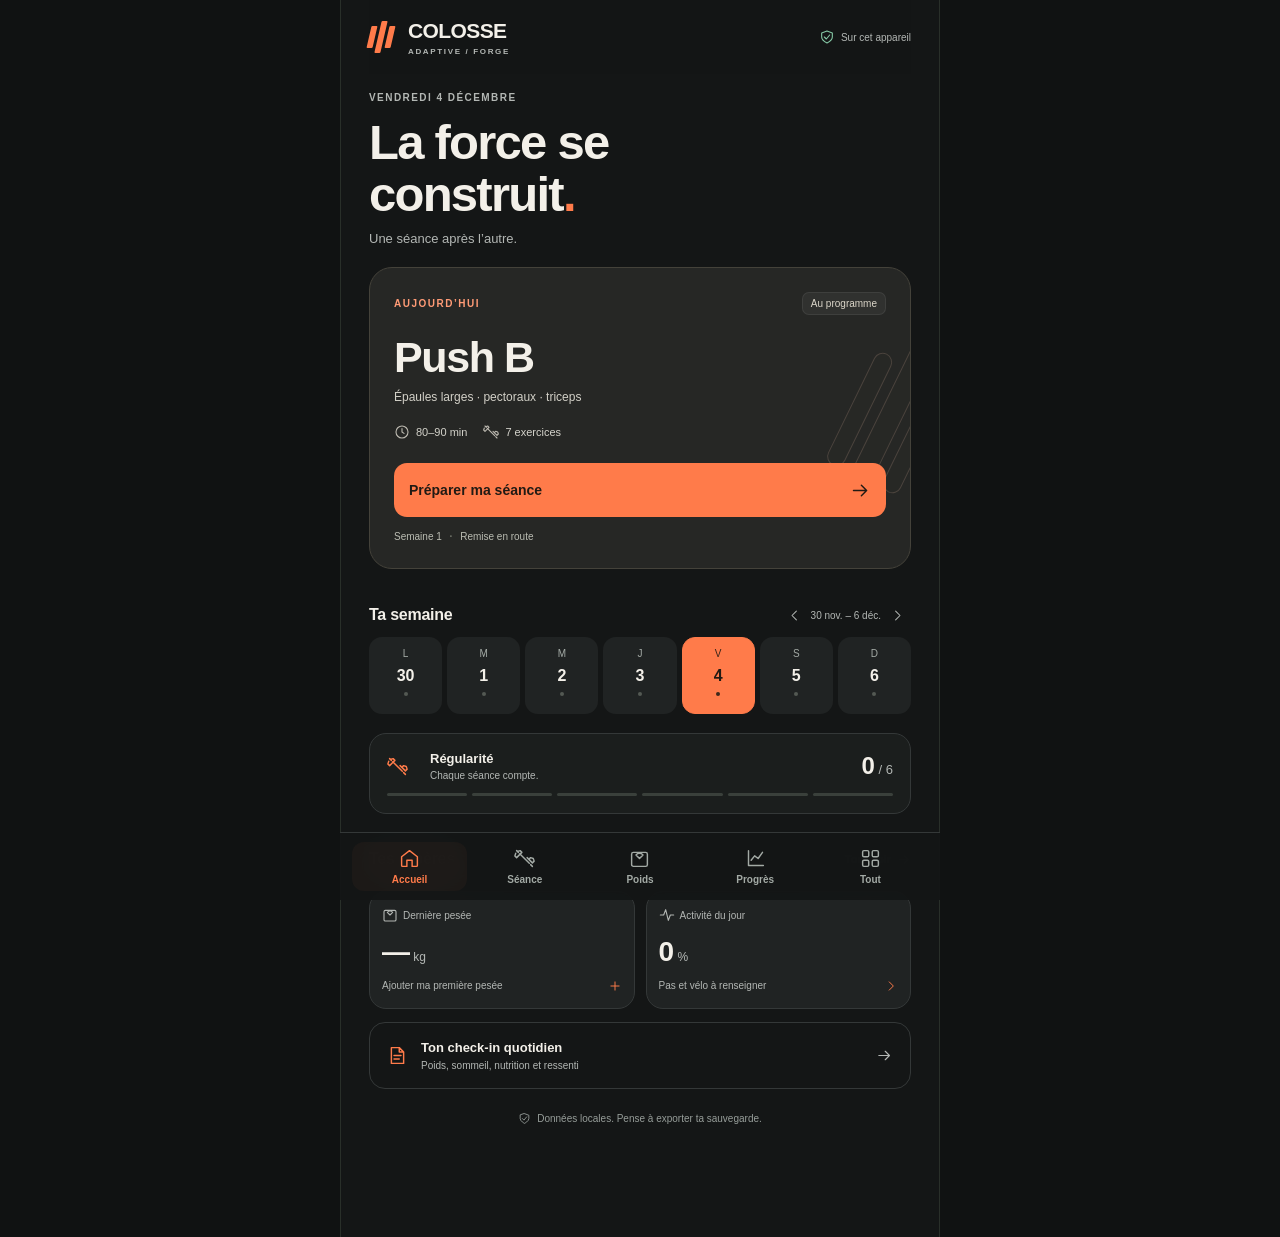
<file: index.html>
<!doctype html>
<html lang="fr">
<head>
  <meta charset="UTF-8" />
  <meta name="viewport" content="width=device-width, initial-scale=1, viewport-fit=cover" />
  <meta name="theme-color" content="#141616" />
  <meta name="color-scheme" content="dark" />
  <meta name="description" content="Colosse Adaptive — coach de musculation et pilotage du poids hors ligne." />
  <meta name="apple-mobile-web-app-capable" content="yes" />
  <meta name="apple-mobile-web-app-status-bar-style" content="black-translucent" />
  <meta name="apple-mobile-web-app-title" content="Colosse" />
  <link rel="manifest" href="./manifest.json" />
  <link rel="icon" href="./icon-192.png" />
  <link rel="apple-touch-icon" href="./icon-192.png" />
  <link rel="stylesheet" href="./styles.css" />
  <link rel="stylesheet" href="./forge.css" />
  <title>Colosse Adaptive</title>
</head>
<body>
  <div id="app"></div>
  <noscript>Colosse nécessite JavaScript.</noscript>
  <script type="module" src="./app.js"></script>
</body>
</html>
</file>
<file: styles.css>
:root {
  color-scheme: dark;
  --bg: #08080f;
  --panel: #11111a;
  --panel-2: #151521;
  --line: rgba(255,255,255,.14);
  --muted: rgba(255,255,255,.72);
  --faint: rgba(255,255,255,.50);
  --text: #f8fafc;
  --green: #10b981;
  --red: #ef4444;
  --amber: #f59e0b;
  --blue: #3b82f6;
  --radius: 18px;
  --mono: ui-monospace, SFMono-Regular, Menlo, Monaco, Consolas, monospace;
  --sans: Inter, ui-sans-serif, system-ui, -apple-system, BlinkMacSystemFont, "Segoe UI", sans-serif;
}

* { box-sizing: border-box; -webkit-tap-highlight-color: transparent; }
html { background: var(--bg); -webkit-text-size-adjust: 100%; text-size-adjust: 100%; }
body { margin: 0; min-height: 100vh; background: radial-gradient(circle at 50% -20%, #171728 0, var(--bg) 42%); color: var(--text); font-family: var(--sans); overscroll-behavior-y: contain; }
button, input, select, textarea { font: inherit; }
button, a { -webkit-touch-callout: none; }
button { color: inherit; }
a { color: inherit; }
input, select, textarea { color: var(--text); background: rgba(255,255,255,.065); border: 1px solid var(--line); border-radius: 10px; outline: none; }
input:focus, select:focus, textarea:focus { border-color: rgba(255,255,255,.28); box-shadow: 0 0 0 3px rgba(255,255,255,.04); }
select { appearance: none; background-image: linear-gradient(45deg, transparent 50%, rgba(255,255,255,.45) 50%), linear-gradient(135deg, rgba(255,255,255,.45) 50%, transparent 50%); background-position: calc(100% - 13px) calc(50% - 2px), calc(100% - 9px) calc(50% - 2px); background-size: 4px 4px, 4px 4px; background-repeat: no-repeat; padding-right: 25px !important; }
textarea { resize: vertical; }
::selection { background: rgba(59,130,246,.35); }
::-webkit-scrollbar { width: 0; height: 0; }

.app-shell { width: min(100%, 620px); margin: 0 auto; min-height: 100vh; padding: env(safe-area-inset-top) 12px calc(90px + env(safe-area-inset-bottom)); }
.page { padding-bottom: 18px; }
.topbar { position: sticky; top: env(safe-area-inset-top, 0px); z-index: 40; display: flex; align-items: center; justify-content: space-between; min-height: 72px; padding: 12px 4px 11px; background: linear-gradient(180deg, rgba(8,8,15,.99) 78%, rgba(8,8,15,.88)); backdrop-filter: blur(18px); }
.brand-row { display: flex; align-items: center; gap: 8px; }
.brand-mark { display: grid; place-items: center; width: 30px; height: 30px; border-radius: 9px; background: #fff; color: #08080f; font-family: var(--mono); font-weight: 950; }
.brand { font-size: 21px; line-height: 1; font-weight: 950; letter-spacing: -.8px; }
.version { padding: 3px 6px; border: 1px solid var(--line); border-radius: 6px; color: var(--muted); font: 700 9px var(--mono); }
.brand-sub { margin-top: 7px; color: var(--muted); font-size: 10px; font-weight: 800; letter-spacing: .55px; text-transform: uppercase; }
.topbar-score { min-width: 64px; padding: 7px 10px; border: 1px solid var(--line); border-radius: 12px; background: rgba(255,255,255,.05); text-align: right; }
.topbar-score strong { display: block; font: 900 18px var(--mono); }
.topbar-score strong small { color: var(--muted); font-size: 11px; }
.topbar-score span { display: block; color: var(--muted); font-size: 9px; text-transform: uppercase; }

h1, h2, h3, p { margin: 0; }
h1 { font-size: clamp(24px, 7vw, 34px); letter-spacing: -1.2px; }
h2 { font-size: 20px; letter-spacing: -.5px; }
h3 { font-size: 17px; }
.eyebrow { display: block; margin-bottom: 5px; color: var(--muted); font-size: 10px; font-weight: 850; letter-spacing: 1.35px; line-height: 1.4; text-transform: uppercase; }
.subtle { color: var(--muted); font-size: 11px; line-height: 1.5; text-align: right; max-width: 230px; }
.subtle-block { color: var(--muted); font-size: 12px; line-height: 1.55; }
.card { margin-top: 12px; padding: 17px; border: 1px solid var(--line); border-radius: var(--radius); background: linear-gradient(145deg, rgba(255,255,255,.055), rgba(255,255,255,.022)); box-shadow: 0 12px 40px rgba(0,0,0,.16); }
.card-title { display: flex; align-items: flex-start; justify-content: space-between; gap: 14px; margin-bottom: 13px; }
.status-pill, .badge { display: inline-flex; align-items: center; padding: 3px 7px; border: 1px solid var(--line); border-radius: 999px; color: var(--muted); background: rgba(255,255,255,.035); font-size: 8px; font-weight: 850; letter-spacing: .6px; }
.badge.muted { color: var(--faint); }

.phase-card { position: relative; overflow: hidden; padding: 17px; border: 1px solid color-mix(in srgb, var(--phase) 28%, transparent); border-radius: 20px; background: linear-gradient(135deg, color-mix(in srgb, var(--phase) 16%, transparent), rgba(255,255,255,.018)); }
.phase-card::after { content: ""; position: absolute; right: -35px; top: -55px; width: 150px; height: 150px; border-radius: 50%; background: var(--phase); opacity: .07; filter: blur(5px); }
.phase-top { position: relative; z-index: 1; display: flex; justify-content: space-between; gap: 18px; }
.phase-card h1 { color: var(--phase); }
.phase-card p { position: relative; z-index: 1; margin-top: 10px; color: var(--muted); font-size: 12px; line-height: 1.55; }
.weight-target { min-width: 118px; text-align: right; }
.weight-target span, .weight-target small { display: block; color: var(--faint); font-size: 8px; text-transform: uppercase; }
.weight-target strong { display: block; margin: 3px 0; font: 900 18px var(--mono); }
.phase-metrics { position: relative; z-index: 1; display: grid; grid-template-columns: repeat(3,1fr); gap: 6px; margin-top: 13px; }
.phase-metrics span { padding: 8px 7px; border: 1px solid rgba(255,255,255,.09); border-radius: 9px; background: rgba(0,0,0,.14); color: var(--muted); font-size: 9px; text-align: center; }
.phase-metrics b { display: block; margin-bottom: 2px; color: var(--text); font: 800 13px var(--mono); }

.week-picker { display: grid; grid-template-columns: 34px 1fr 34px; align-items: center; gap: 8px; margin: 10px 0 8px; text-align: center; }
.week-picker strong { display: block; font-size: 11px; }
.week-picker .text-button { margin-top: 2px; }
.icon-button { width: 34px; height: 34px; border: 1px solid var(--line); border-radius: 50%; background: rgba(255,255,255,.035); font-size: 21px; cursor: pointer; }
.text-button { padding: 2px 0; border: 0; background: none; color: var(--muted); font-size: 9px; font-weight: 750; cursor: pointer; }
.danger-text { color: #fb7185 !important; }

.day-tabs { display: flex; gap: 5px; overflow-x: auto; padding-bottom: 4px; }
.day-tab { position: relative; flex: 1 0 73px; min-height: 54px; padding: 7px 4px; border: 1px solid var(--line); border-radius: 12px; background: rgba(255,255,255,.018); cursor: pointer; }
.day-tab.active { border-color: color-mix(in srgb, var(--day) 70%, transparent); background: color-mix(in srgb, var(--day) 13%, transparent); box-shadow: inset 0 0 0 1px color-mix(in srgb, var(--day) 20%, transparent); }
.day-tab span { display: block; font-size: 10px; font-weight: 850; }
.day-tab small { display: block; margin-top: 3px; color: var(--muted); font-size: 9px; text-transform: capitalize; }
.day-tab i { position: absolute; top: 4px; right: 5px; color: var(--green); font-size: 8px; font-style: normal; }

.session-card { margin-top: 8px; padding: 16px; border: 1px solid var(--line); border-radius: 19px; background: linear-gradient(145deg, rgba(255,255,255,.05), rgba(255,255,255,.018)); }
.session-card.complete { border-color: rgba(16,185,129,.35); box-shadow: 0 10px 40px rgba(16,185,129,.07); }
.session-heading { display: flex; align-items: flex-start; justify-content: space-between; gap: 16px; }
.session-progress { text-align: right; }
.session-progress strong { display: block; font: 900 25px var(--mono); }
.session-progress span { color: var(--muted); font-size: 10px; }
.progress-track { height: 5px; margin-top: 12px; overflow: hidden; border-radius: 999px; background: rgba(255,255,255,.06); }
.progress-track i { display: block; height: 100%; border-radius: inherit; background: linear-gradient(90deg, #3b82f6, #10b981); transition: width .3s ease; }
.time-grid { display: grid; grid-template-columns: repeat(3,1fr); gap: 7px; margin-top: 12px; }
.time-grid div { padding: 10px 6px; border: 1px solid rgba(255,255,255,.10); border-radius: 11px; background: rgba(0,0,0,.15); text-align: center; }
.time-grid span { display: grid; place-items: center; min-height: 24px; color: var(--muted); font-size: 9px; font-weight: 750; line-height: 1.25; text-transform: uppercase; }
.time-grid strong { display: block; margin-top: 4px; font: 850 16px var(--mono); }
.time-grid .danger strong { color: #fb7185; }
.session-actions, .data-actions { display: flex; gap: 8px; margin-top: 12px; }
.primary-button, .secondary-button, .ghost-button, .danger-button { display: inline-flex; align-items: center; justify-content: center; min-height: 46px; padding: 11px 14px; border-radius: 12px; font-size: 13px; font-weight: 850; text-decoration: none; cursor: pointer; }
.primary-button { flex: 1; border: 1px solid rgba(16,185,129,.45); background: linear-gradient(135deg, rgba(16,185,129,.28), rgba(16,185,129,.13)); color: #6ee7b7; }
.secondary-button { flex: 1; border: 1px solid rgba(59,130,246,.35); background: rgba(59,130,246,.10); color: #93c5fd; }
.ghost-button { border: 1px solid var(--line); background: rgba(255,255,255,.025); color: var(--muted); }
.danger-button { width: 100%; margin-top: 12px; border: 1px solid rgba(239,68,68,.35); background: rgba(239,68,68,.08); color: #fda4af; }
.complete-banner { margin-top: 10px; padding: 8px; border-radius: 9px; background: rgba(16,185,129,.10); color: #6ee7b7; font-size: 10px; font-weight: 800; text-align: center; }

.readiness-grid { display: grid; grid-template-columns: repeat(3,1fr); gap: 8px; }
.readiness-grid label, .form-grid label, .full-label, .variant-row label { color: var(--muted); font-size: 11px; font-weight: 750; }
.readiness-grid select, .readiness-grid input { width: 100%; height: 46px; margin-top: 7px; padding: 9px; font: 800 14px var(--mono); }
.trim-card { display: flex; align-items: center; justify-content: space-between; gap: 14px; margin-top: 12px; padding: 13px; border: 1px solid rgba(245,158,11,.32); border-radius: 15px; background: rgba(245,158,11,.08); }
.trim-card strong { display: block; color: #fbbf24; }
.trim-card p { margin-top: 3px; color: var(--muted); font-size: 10px; line-height: 1.4; }
.trim-card button { flex: 0 0 auto; padding: 9px; border: 1px solid rgba(245,158,11,.35); border-radius: 9px; background: rgba(245,158,11,.14); color: #fbbf24; font-size: 9px; font-weight: 850; }

.exercise-list { margin-top: 12px; }
.exercise-card { margin-bottom: 10px; overflow: hidden; border: 1px solid var(--line); border-radius: 18px; background: linear-gradient(145deg, rgba(255,255,255,.045), rgba(255,255,255,.018)); }
.exercise-card.skipped { opacity: .48; filter: grayscale(.6); }
.exercise-head { display: grid; grid-template-columns: 35px 1fr 36px; gap: 10px; align-items: start; padding: 15px 14px 12px; border-bottom: 1px solid rgba(255,255,255,.09); background: color-mix(in srgb, var(--accent) 6%, transparent); }
.exercise-index { color: color-mix(in srgb, var(--accent) 80%, white); font: 900 17px var(--mono); }
.exercise-name-row { display: flex; align-items: center; flex-wrap: wrap; gap: 5px; }
.exercise-title h3 { font-size: 18px; line-height: 1.25; }
.exercise-plan { display: flex; flex-wrap: wrap; gap: 8px; margin-top: 6px; color: var(--muted); font-size: 10px; line-height: 1.35; }
.exercise-plan b { color: var(--text); }
.video-link { display: grid; place-items: center; width: 36px; height: 36px; border: 1px solid rgba(239,68,68,.35); border-radius: 11px; background: rgba(239,68,68,.11); color: #fb7185; font-size: 12px; text-decoration: none; }
.exercise-order-bar { display: flex; align-items: center; justify-content: space-between; gap: 10px; padding: 8px 13px; border-bottom: 1px solid rgba(255,255,255,.07); background: rgba(255,255,255,.018); }
.exercise-order-bar > span { color: var(--muted); font-size: 10px; font-weight: 800; }
.exercise-order-bar > div { display: flex; gap: 6px; }
.exercise-order-bar button { min-height: 34px; padding: 7px 10px; border: 1px solid var(--line); border-radius: 9px; background: rgba(255,255,255,.05); color: var(--text); font-size: 10px; font-weight: 800; cursor: pointer; }
.exercise-order-bar button:disabled { opacity: .28; cursor: default; }
.prescription { margin: 12px 13px 0; padding: 12px; border: 1px solid var(--line); border-radius: 13px; background: rgba(255,255,255,.035); }
.prescription > div { display: flex; align-items: baseline; justify-content: space-between; gap: 10px; }
.prescription span { font-size: 10px; font-weight: 850; letter-spacing: .4px; text-transform: uppercase; }
.prescription strong { font: 850 14px var(--mono); text-align: right; }
.prescription p { margin-top: 7px; color: var(--muted); font-size: 12px; line-height: 1.5; }
.prescription small { display: block; margin-top: 7px; color: var(--muted); font-size: 10px; line-height: 1.45; }
.decision-up { border-color: rgba(16,185,129,.25) !important; background: rgba(16,185,129,.055) !important; color: #6ee7b7; }
.decision-down { border-color: rgba(245,158,11,.28) !important; background: rgba(245,158,11,.06) !important; color: #fbbf24; }
.decision-danger { border-color: rgba(239,68,68,.30) !important; background: rgba(239,68,68,.07) !important; color: #fda4af; }
.decision-calibrate { border-color: rgba(59,130,246,.25) !important; background: rgba(59,130,246,.06) !important; color: #93c5fd; }
.decision-hold { color: #cbd5e1; }
.variant-row { display: flex; align-items: flex-end; justify-content: space-between; gap: 12px; padding: 9px 12px; }
.variant-row label { flex: 1; }
.variant-row select { display: block; width: 100%; height: 36px; margin-top: 4px; padding: 7px 25px 7px 8px; font-size: 10px; font-weight: 750; }
.variant-row > span { max-width: 170px; color: var(--faint); font-size: 8px; line-height: 1.35; }
.set-table { padding: 2px 11px 9px; }
.set-help { display: grid; gap: 2px; padding: 6px 2px 9px; color: var(--muted); font-size: 10px; line-height: 1.45; }
.set-help strong { color: var(--text); font-size: 11px; }
.set-row { position: relative; margin-bottom: 9px; padding: 10px; border: 1px solid rgba(255,255,255,.09); border-radius: 13px; background: rgba(255,255,255,.022); transition: background .2s, border-color .2s; }
.set-row.done { background: rgba(255,255,255,.035); }
.set-row.hit { border-color: rgba(16,185,129,.25); background: rgba(16,185,129,.065); }
.set-primary { display: grid; grid-template-columns: 42px minmax(78px,1fr) minmax(78px,.9fr) 68px; gap: 7px; align-items: end; }
.set-primary label, .set-feedback label { min-width: 0; color: var(--muted); font-size: 9px; font-weight: 800; }
.set-primary label > span, .set-feedback label > span { display: block; min-height: 15px; margin-bottom: 5px; line-height: 1.2; }
.set-number { display: grid; place-items: center; align-self: stretch; min-height: 58px; border-radius: 10px; color: var(--text); background: rgba(255,255,255,.04); font: 900 17px var(--mono); text-align: center; }
.set-number small { color: var(--muted); font: 800 8px var(--sans); text-transform: uppercase; }
.set-primary input, .set-feedback select { width: 100%; height: 42px; padding: 7px 8px; font: 800 12px var(--sans); }
.set-primary input { font-family: var(--mono); font-size: 15px; text-align: center; }
.set-feedback { display: grid; grid-template-columns: repeat(3,minmax(0,1fr)); gap: 7px; margin-top: 10px; padding-top: 9px; border-top: 1px solid rgba(255,255,255,.07); }
.set-feedback select { padding-right: 20px !important; background-position: calc(100% - 12px) calc(50% - 2px), calc(100% - 8px) calc(50% - 2px); font-size: 11px; }
.set-check { display: grid; place-items: center; width: 100%; height: 42px; border: 1px solid rgba(16,185,129,.42); border-radius: 10px; background: rgba(16,185,129,.10); color: #6ee7b7; font-size: 10px; font-weight: 900; cursor: pointer; }
.set-row.done .set-check { border-color: var(--green); background: var(--green); color: white; }
.rest-actual { display: block; margin-top: 7px; color: var(--muted); font-size: 9px; text-align: right; }
.next-set, .next-session { display: flex; align-items: center; justify-content: space-between; gap: 12px; margin: 4px 12px 10px; padding: 10px; border: 1px solid rgba(59,130,246,.22); border-radius: 11px; background: rgba(59,130,246,.055); }
.next-set span, .next-session span { display: block; color: #93c5fd; font-size: 8px; font-weight: 850; letter-spacing: .8px; }
.next-set strong, .next-session strong { display: block; margin-top: 2px; font: 800 11px var(--mono); }
.next-set p, .next-session p { margin-top: 3px; color: var(--muted); font-size: 9px; line-height: 1.35; }
.next-set button { flex: 0 0 auto; padding: 8px; border: 1px solid rgba(59,130,246,.35); border-radius: 8px; background: rgba(59,130,246,.13); color: #bfdbfe; font-size: 8px; font-weight: 850; }
.next-set.danger { border-color: rgba(239,68,68,.3); background: rgba(239,68,68,.07); }
.next-session { border-color: rgba(16,185,129,.22); background: rgba(16,185,129,.055); }
.next-session span { color: #6ee7b7; }
.cue { padding: 0 12px 10px; }
.cue span { color: var(--muted); font-size: 9px; font-weight: 850; letter-spacing: 1px; }
.cue p { margin-top: 4px; color: var(--muted); font-size: 11px; line-height: 1.5; }
.exercise-footer { display: flex; justify-content: space-between; align-items: center; gap: 10px; padding: 7px 12px; border-top: 1px solid rgba(255,255,255,.045); color: var(--faint); font-size: 8px; }
.notes-card label { color: var(--muted); font-size: 9px; font-weight: 800; text-transform: uppercase; letter-spacing: 1px; }
.notes-card textarea, .daily-form textarea { width: 100%; min-height: 72px; margin-top: 7px; padding: 10px; font-size: 12px; line-height: 1.5; }

.weight-hero, .history-hero, .settings-hero { display: flex; align-items: flex-start; justify-content: space-between; gap: 20px; padding: 16px 4px 10px; }
.weight-hero p, .history-hero p, .settings-hero p { margin-top: 6px; color: var(--muted); font-size: 11px; line-height: 1.45; }
.macro-grid { display: grid; grid-template-columns: repeat(4,1fr); gap: 6px; margin-top: 10px; }
.macro-grid div { padding: 9px 5px; border: 1px solid var(--line); border-radius: 12px; background: rgba(255,255,255,.025); text-align: center; }
.macro-grid span, .macro-grid small { display: block; color: var(--faint); font-size: 7px; text-transform: uppercase; }
.macro-grid strong { display: block; margin: 3px 0 1px; font: 850 15px var(--mono); }
.trend-card > p { color: var(--muted); font-size: 11px; line-height: 1.5; }
.trend-metrics { display: grid; grid-template-columns: repeat(3,1fr); gap: 6px; margin: 12px 0; }
.trend-metrics div { padding: 8px; border: 1px solid rgba(255,255,255,.05); border-radius: 10px; background: rgba(0,0,0,.12); }
.trend-metrics span { display: block; color: var(--faint); font-size: 7px; }
.trend-metrics strong { display: block; margin-top: 3px; font: 750 10px var(--mono); }
.status-on_track { border-color: rgba(16,185,129,.25); }
.status-too_slow, .status-too_fast, .status-recovery { border-color: rgba(245,158,11,.28); }
.status-adherence { border-color: rgba(239,68,68,.28); }
.alert-strip { margin-top: 11px; padding: 9px; border: 1px solid rgba(245,158,11,.20); border-radius: 10px; background: rgba(245,158,11,.055); }
.alert-strip strong, .alert-strip span { display: block; }
.alert-strip strong { color: #fbbf24; font-size: 10px; }
.alert-strip span { margin-top: 2px; color: var(--muted); font-size: 9px; line-height: 1.4; }
.chart-legend { display: flex; gap: 10px; color: var(--faint); font-size: 8px; }
.chart-legend span::before { content: ""; display: inline-block; width: 13px; height: 2px; margin-right: 4px; vertical-align: middle; }
.chart-legend .actual::before { background: #60a5fa; }
.chart-legend .target::before { border-top: 2px dashed #f59e0b; }
.weight-chart { display: block; width: 100%; overflow: visible; }
.chart-grid { stroke: rgba(255,255,255,.06); stroke-width: 1; }
.chart-label { fill: rgba(255,255,255,.25); font: 9px var(--mono); }
.chart-actual { fill: none; stroke: #60a5fa; stroke-width: 4; stroke-linecap: round; stroke-linejoin: round; filter: drop-shadow(0 3px 8px rgba(59,130,246,.3)); }
.chart-target { fill: none; stroke: #f59e0b; stroke-width: 2; stroke-dasharray: 8 7; opacity: .75; }
.chart-dot { fill: #0f172a; stroke: #93c5fd; stroke-width: 3; }
.empty-chart { padding: 40px 10px; color: var(--faint); font-size: 10px; text-align: center; }
.activity-card { border-color: rgba(16,185,129,.20); }
.activity-card.complete { background: linear-gradient(145deg, rgba(16,185,129,.10), rgba(255,255,255,.018)); }
.activity-status { flex: 0 0 auto; padding: 5px 8px; border: 1px solid rgba(16,185,129,.25); border-radius: 999px; color: #6ee7b7; background: rgba(16,185,129,.07); font-size: 9px; font-weight: 850; }
.activity-rule { color: var(--muted); font-size: 11px; line-height: 1.5; }
.activity-progress { margin: 11px 0 13px; }
.activity-progress i { background: linear-gradient(90deg, #0ea5e9, #10b981); }
.activity-fields label > select { width: 100%; height: 41px; margin-top: 5px; padding: 8px; font-size: 10px; }
.activity-mode { align-self: end; min-height: 55px; padding: 8px 10px; border: 1px solid var(--line); border-radius: 10px; background: rgba(255,255,255,.025); }
.activity-mode span, .activity-mode small { display: block; color: var(--faint); font-size: 8px; }
.activity-mode strong { display: block; margin: 3px 0; font-size: 11px; }
.activity-help { margin-top: 10px; color: var(--faint); font-size: 9px; line-height: 1.45; }
.form-grid { display: grid; grid-template-columns: repeat(2,1fr); gap: 10px; }
.form-grid label { display: block; }
.input-unit { display: flex; align-items: center; margin-top: 5px; border: 1px solid var(--line); border-radius: 10px; background: rgba(255,255,255,.035); }
.input-unit:focus-within { border-color: rgba(255,255,255,.28); }
.input-unit input { width: 100%; height: 39px; padding: 8px 5px 8px 9px; border: 0; background: transparent; box-shadow: none; font: 800 12px var(--mono); }
.input-unit span { padding-right: 8px; color: var(--faint); font-size: 8px; white-space: nowrap; }
.full-label { display: block; margin-top: 11px; }
.target-table, .log-list, .adjustment-list { display: grid; gap: 5px; }
.target-row, .log-list > div, .adjustment-list > div { display: grid; grid-template-columns: 1fr auto auto; align-items: center; gap: 12px; padding: 9px; border: 1px solid rgba(255,255,255,.05); border-radius: 10px; background: rgba(255,255,255,.02); }
.target-row.current { border-color: rgba(59,130,246,.26); background: rgba(59,130,246,.055); }
.target-row span, .log-list span, .adjustment-list span { font-size: 10px; font-weight: 750; }
.target-row span small { display: block; margin-top: 2px; color: var(--faint); font-size: 7px; }
.target-row strong, .log-list strong, .adjustment-list strong { font: 800 11px var(--mono); }
.target-row > small, .log-list > div > small, .adjustment-list > div > small { color: var(--faint); font-size: 8px; }
.adjustment-list > div { grid-template-columns: auto 1fr; }
.adjustment-list > div small { grid-column: 1 / -1; line-height: 1.4; }

.strength-chip { flex: 0 0 auto; padding: 9px 11px; border: 1px solid rgba(16,185,129,.25); border-radius: 12px; background: rgba(16,185,129,.055); text-align: right; }
.strength-chip.danger { border-color: rgba(239,68,68,.28); background: rgba(239,68,68,.06); }
.strength-chip span { display: block; color: var(--faint); font-size: 8px; }
.strength-chip strong { display: block; margin-top: 2px; font: 850 15px var(--mono); }
.prescription-list { display: grid; gap: 5px; }
.prescription-list > div { display: grid; grid-template-columns: 1fr auto auto; align-items: center; gap: 9px; padding: 9px; border: 1px solid rgba(255,255,255,.05); border-radius: 10px; background: rgba(255,255,255,.02); }
.prescription-list span { font-size: 10px; font-weight: 750; }
.prescription-list span small { display: block; margin-top: 2px; color: var(--faint); font-size: 7px; }
.prescription-list strong { font: 800 11px var(--mono); }
.prescription-list em { padding: 3px 6px; border: 1px solid var(--line); border-radius: 999px; font-size: 7px; font-style: normal; font-weight: 850; }
.session-history { display: grid; gap: 7px; }
.history-session { border: 1px solid rgba(255,255,255,.055); border-radius: 12px; background: rgba(255,255,255,.02); }
.history-session summary { display: flex; justify-content: space-between; gap: 12px; padding: 11px; list-style: none; cursor: pointer; }
.history-session summary::-webkit-details-marker { display: none; }
.history-session summary span, .history-session summary small { display: block; color: var(--faint); font-size: 8px; text-transform: capitalize; }
.history-session summary strong { display: block; margin-top: 2px; font-size: 11px; }
.history-session summary > div:last-child { text-align: right; }
.history-session summary > div:last-child span { color: var(--text); font: 750 10px var(--mono); }
.history-detail { padding: 0 11px 11px; border-top: 1px solid rgba(255,255,255,.045); }
.history-detail > div { display: grid; grid-template-columns: 120px 1fr; gap: 9px; padding: 7px 0; border-bottom: 1px solid rgba(255,255,255,.035); }
.history-detail span { color: var(--muted); font-size: 9px; }
.history-detail strong { font: 650 9px var(--mono); line-height: 1.4; }
.history-detail p { margin: 9px 0; color: var(--muted); font-size: 10px; line-height: 1.45; }
.legacy-card, .legacy-note, .about-card { margin-top: 12px; padding: 12px; border: 1px solid rgba(59,130,246,.16); border-radius: 13px; background: rgba(59,130,246,.045); }
.legacy-card strong, .legacy-card span, .about-card strong, .about-card span { display: block; }
.legacy-card strong, .about-card strong { font-size: 10px; }
.legacy-card span, .about-card span, .legacy-note { margin-top: 3px; color: var(--muted); font-size: 9px; line-height: 1.45; }
.empty-state { padding: 18px; color: var(--faint); font-size: 10px; text-align: center; }

.settings-hero { display: block; }
.settings-section .form-grid { margin-top: 2px; }
.settings-help { margin-top: 10px; }
.toggle-list { display: grid; gap: 7px; }
.toggle-row { display: flex; align-items: center; justify-content: space-between; gap: 12px; min-height: 44px; padding: 8px 10px; border: 1px solid rgba(255,255,255,.05); border-radius: 10px; background: rgba(255,255,255,.02); cursor: pointer; }
.toggle-row span { font-size: 11px; }
.toggle-row input { position: absolute; opacity: 0; pointer-events: none; }
.toggle-row i { position: relative; width: 39px; height: 23px; border-radius: 999px; background: rgba(255,255,255,.10); transition: .2s; }
.toggle-row i::after { content: ""; position: absolute; top: 3px; left: 3px; width: 17px; height: 17px; border-radius: 50%; background: #fff; transition: .2s; }
.toggle-row input:checked + i { background: var(--green); }
.toggle-row input:checked + i::after { transform: translateX(16px); }
.data-actions .secondary-button { min-width: 0; }

.bottom-nav { position: fixed; bottom: 0; left: 50%; z-index: 80; display: grid; grid-template-columns: repeat(4,1fr); width: min(100%, 620px); padding: 7px 10px calc(7px + env(safe-area-inset-bottom)); border-top: 1px solid var(--line); background: rgba(8,8,15,.94); backdrop-filter: blur(22px); transform: translateX(-50%); }
.nav-item { display: grid; place-items: center; gap: 3px; min-height: 54px; border: 0; border-radius: 13px; background: transparent; color: var(--muted); cursor: pointer; }
.nav-item span { font-size: 19px; line-height: 1; }
.nav-item small { font-size: 10px; font-weight: 800; }
.nav-item.active { background: rgba(255,255,255,.09); color: #fff; }

.timer-overlay { position: fixed; inset: auto 0 0; z-index: 100; display: grid; place-items: center; width: min(100%, 620px); margin: auto; padding: 17px 18px calc(22px + env(safe-area-inset-bottom)); border-top: 1px solid rgba(59,130,246,.25); background: rgba(8,8,15,.98); backdrop-filter: blur(22px); box-shadow: 0 -20px 60px rgba(0,0,0,.45); animation: slideUp .22s ease-out; }
.timer-label { color: var(--faint); font-size: 8px; font-weight: 850; letter-spacing: 2px; }
.timer-overlay > strong { margin: 4px 0 8px; font: 950 40px var(--mono); }
.timer-progress { width: min(330px, 80vw); height: 5px; overflow: hidden; border-radius: 999px; background: rgba(255,255,255,.08); }
.timer-progress i { display: block; height: 100%; background: #60a5fa; transition: width .25s linear; }
.timer-actions { display: flex; align-items: center; gap: 13px; margin-top: 11px; }
.timer-actions button, .timer-skip { border: 1px solid var(--line); border-radius: 10px; background: rgba(255,255,255,.04); color: var(--muted); font-size: 10px; font-weight: 800; cursor: pointer; }
.timer-actions button { min-width: 69px; height: 38px; }
.timer-actions .timer-pause { min-width: 46px; border-color: rgba(59,130,246,.28); color: #93c5fd; }
.timer-skip { margin-top: 8px; padding: 6px 14px; border: 0; background: none; }

.toast { position: fixed; left: 50%; bottom: calc(80px + env(safe-area-inset-bottom)); z-index: 140; width: min(calc(100% - 28px), 500px); padding: 11px 13px; border: 1px solid var(--line); border-radius: 12px; background: rgba(17,17,26,.98); box-shadow: 0 15px 50px rgba(0,0,0,.45); color: #fff; font-size: 10px; font-weight: 750; text-align: center; transform: translateX(-50%); transition: opacity .2s, transform .2s; }
.toast.success { border-color: rgba(16,185,129,.35); color: #6ee7b7; }
.toast.error { border-color: rgba(239,68,68,.40); color: #fda4af; }
.toast.hidden { opacity: 0; pointer-events: none; transform: translate(-50%, 8px); }
.update-banner { position: fixed; top: env(safe-area-inset-top); left: 50%; z-index: 160; display: flex; align-items: center; justify-content: space-between; width: min(100%,620px); padding: 10px 13px; background: linear-gradient(90deg,#059669,#10b981); transform: translateX(-50%); font-size: 10px; font-weight: 850; }
.update-banner button { padding: 6px 9px; border: 1px solid rgba(255,255,255,.35); border-radius: 8px; background: rgba(255,255,255,.12); font-size: 9px; font-weight: 850; }
.update-banner.hidden { display: none; }

.splash, .fatal { min-height: 100vh; display: grid; place-content: center; justify-items: center; gap: 8px; padding: 24px; text-align: center; }
.splash-mark { display: grid; place-items: center; width: 58px; height: 58px; border-radius: 18px; background: #fff; color: #08080f; font: 950 31px var(--mono); }
.splash strong { font-size: 20px; letter-spacing: 2px; }
.splash span, .fatal p { color: var(--muted); font-size: 11px; }
.fatal button { padding: 10px 18px; border: 1px solid var(--line); border-radius: 10px; background: rgba(255,255,255,.06); }

@keyframes slideUp { from { transform: translateY(100%); opacity: 0; } to { transform: translateY(0); opacity: 1; } }

@media (max-width: 420px) {
  .app-shell { padding-inline: 9px; }
  .topbar { gap: 8px; }
  .brand-row { gap: 6px; }
  .brand { font-size: 20px; }
  .brand-sub { font-size: 9px; letter-spacing: .35px; }
  .topbar-score { min-width: 60px; }
  .phase-card, .session-card, .card { border-radius: 16px; }
  .readiness .card-title { display: block; }
  .readiness .subtle { display: block; max-width: none; margin-top: 8px; text-align: left; }
  .time-grid { gap: 6px; }
  .time-grid span { font-size: 9px; }
  .time-grid strong { font-size: 15px; }
  .prescription > div { display: block; }
  .prescription strong { display: block; margin-top: 5px; text-align: left; }
  .exercise-order-bar { align-items: flex-start; }
  .exercise-order-bar > span { max-width: 72px; line-height: 1.25; }
  .exercise-order-bar button { padding-inline: 8px; }
  .set-primary { grid-template-columns: 38px minmax(70px,1fr) minmax(70px,.9fr) 62px; gap: 5px; }
  .set-primary label, .set-feedback label { font-size: 8px; }
  .set-primary input, .set-feedback select { height: 40px; }
  .set-feedback { gap: 5px; }
  .set-feedback select { padding-left: 6px; font-size: 10px; }
  .variant-row > span { display: none; }
  .phase-metrics span { padding-inline: 3px; }
  .macro-grid { grid-template-columns: repeat(2,1fr); }
  .history-detail > div { grid-template-columns: 90px 1fr; }
}

@media (min-width: 700px) {
  .app-shell { padding-inline: 18px; }
  .exercise-card { border-radius: 20px; }
}

@media (prefers-reduced-motion: reduce) {
  *, *::before, *::after { scroll-behavior: auto !important; animation-duration: .01ms !important; transition-duration: .01ms !important; }
}

/* Statut de séance incomplète (section 1) */
.session-status-incomplete{display:block;margin-top:4px;font-size:.68rem;font-weight:700;letter-spacing:.04em;color:#f59e0b;}
.tempo-hint{cursor:help;border-bottom:1px dotted currentColor;}
/* Dépassement de la plage cible : information, jamais une contrainte (section 2) */
.time-grid .over-target strong{color:#f59e0b;}
/* Unilatéral et cardio (audit v3.4.1) */
.side-badge{font-size:.62rem;font-weight:800;letter-spacing:.06em;padding:2px 7px;border-radius:999px;background:rgba(59,130,246,.18);color:#93c5fd;}
.side-badge.right{background:rgba(249,115,22,.18);color:#fdba74;}
.cardio-card .cardio-actions{display:flex;gap:8px;margin-top:10px;}
.cardio-card .cardio-actions button{flex:1;}
.cardio-status{flex:1;display:flex;align-items:center;justify-content:center;font-size:12px;font-weight:700;color:var(--muted,rgba(255,255,255,.5));text-align:center;}
.cardio-status.is-partial{color:#f59e0b;}
.cardio-status.is-done{color:#34d399;}
.cardio-badge{background:rgba(16,185,129,.18);color:#6ee7b7;}
.rir-target{opacity:.65;font-weight:600;}
.set-hint{display:block;opacity:.6;font-size:.62rem;margin-top:2px;}

/* ===== MODE EXÉCUTION (v3.5.0) — lisible à 1 m, pouce accessible ===== */
.execution{display:flex;flex-direction:column;gap:14px;padding-bottom:24px;}
.exec-header__top{display:flex;justify-content:space-between;align-items:baseline;}
.exec-day{font-size:.78rem;font-weight:800;letter-spacing:.08em;opacity:.7;}
.exec-clock{font-variant-numeric:tabular-nums;font-weight:800;opacity:.8;}
.exec-progress{height:8px;border-radius:999px;background:rgba(255,255,255,.10);overflow:hidden;margin-top:8px;}
.exec-progress i{display:block;height:100%;background:var(--accent,#ef4444);transition:width .3s;}
.exec-progress__label{font-size:.7rem;opacity:.55;margin-top:5px;}
.exec-card{background:rgba(255,255,255,.04);border:1px solid rgba(255,255,255,.10);border-radius:20px;padding:22px 18px;text-align:center;display:flex;flex-direction:column;gap:12px;}
.exec-eyebrow{font-size:.64rem;font-weight:800;letter-spacing:.12em;opacity:.6;}
.exec-title{font-size:1.6rem;line-height:1.15;margin:0;}
.exec-sub{font-size:.9rem;opacity:.75;}
.exec-huge{font-size:3.4rem;font-weight:900;font-variant-numeric:tabular-nums;line-height:1;}
.exec-huge--sm{font-size:1.9rem;}
.exec-meta{display:flex;flex-wrap:wrap;gap:10px;justify-content:center;font-size:.82rem;opacity:.8;}
.exec-cue{font-size:.85rem;opacity:.7;margin:0;}
.exec-last{font-size:.8rem;opacity:.6;margin:0;}
.exec-side{font-size:.9rem;font-weight:800;letter-spacing:.06em;padding:6px 12px;border-radius:999px;align-self:center;background:rgba(59,130,246,.2);color:#93c5fd;}
.exec-side.right{background:rgba(249,115,22,.2);color:#fdba74;}
.exec-primary{min-height:64px;font-size:1.05rem;font-weight:900;letter-spacing:.04em;border:none;border-radius:16px;background:var(--accent,#ef4444);color:#fff;cursor:pointer;}
.exec-fields{display:flex;gap:10px;}
.exec-input{flex:1;display:flex;flex-direction:column;gap:4px;text-align:left;font-size:.72rem;opacity:.8;}
.exec-input input{min-height:52px;font-size:1.3rem;text-align:center;border-radius:12px;border:1px solid rgba(255,255,255,.14);background:rgba(255,255,255,.06);color:inherit;}
.exec-choice{text-align:left;font-size:.72rem;opacity:.8;display:flex;flex-direction:column;gap:6px;}
.chip-row{display:flex;gap:6px;flex-wrap:wrap;}
.chip-choice{flex:1;min-width:52px;min-height:46px;border-radius:12px;border:1px solid rgba(255,255,255,.14);background:rgba(255,255,255,.05);color:inherit;font-weight:700;cursor:pointer;}
.chip-choice.is-target{border-color:rgba(16,185,129,.5);}
.chip-choice.selected{background:var(--accent,#ef4444);border-color:transparent;color:#fff;}
.exec-secondary{display:flex;gap:8px;justify-content:center;}
.exec-summary{list-style:none;padding:0;margin:0;display:flex;flex-direction:column;gap:8px;}
.exec-summary li{display:flex;justify-content:space-between;font-size:.9rem;}
.exec-resume-banner{width:100%;min-height:56px;margin-bottom:12px;border:none;border-radius:16px;background:#10b981;color:#04201a;font-weight:900;letter-spacing:.05em;cursor:pointer;}
.exec-input{min-width:0;}
.exec-input input{width:100%;box-sizing:border-box;}

/* ---------- Réorganisation des exercices (glisser-déposer tactile) ---------- */
.exercise-order-handle { display:flex; align-items:center; justify-content:center; min-width:44px; min-height:44px; margin-left:-6px; border-radius:11px; color:var(--muted); font-size:17px; cursor:grab; touch-action:none; -webkit-user-select:none; user-select:none; }
.exercise-order-handle:active { cursor:grabbing; background:rgba(255,255,255,.07); color:var(--text); }
.exercise-card.is-dragging { position:relative; z-index:40; background:#171722; border-color:rgba(59,130,246,.6); box-shadow:0 18px 44px rgba(0,0,0,.6); }
/* Pendant le déplacement, les cartes se replient : la liste tient dans l'écran
   et la poignée reste sous le doigt. */
.exercise-list.is-reordering .exercise-card { overflow:hidden; margin-bottom:8px; }
.exercise-list.is-reordering .exercise-card > *:not(.exercise-head):not(.exercise-order-bar) { display:none; }
.exercise-list.is-reordering .exercise-plan,
.exercise-list.is-reordering .video-link,
.exercise-list.is-reordering .exercise-order-bar > span:not(.exercise-order-handle),
.exercise-list.is-reordering .exercise-order-bar > div { display:none; }
.exercise-list.is-reordering .exercise-head { padding-bottom:4px; }
.exercise-list.is-reordering .exercise-card.cardio-card { opacity:.45; }
.exercise-list.is-reordering .cardio-actions, .exercise-list.is-reordering .coaching-cue { display:none; }

.sheet-backdrop { position:fixed; inset:0; z-index:110; background:rgba(4,4,10,.72); backdrop-filter:blur(3px); }
.sheet { position:fixed; inset:auto 0 0; z-index:120; width:min(100%,620px); margin:auto; padding:16px 16px calc(20px + env(safe-area-inset-bottom)); border-top:1px solid rgba(255,255,255,.12); border-radius:20px 20px 0 0; background:rgba(12,12,20,.99); box-shadow:0 -22px 60px rgba(0,0,0,.55); animation:slideUp .2s ease-out; }
.sheet-item { display:block; width:100%; min-height:52px; margin-bottom:8px; padding:14px 16px; border:1px solid var(--line); border-radius:13px; background:rgba(255,255,255,.05); color:var(--text); font-size:14px; font-weight:800; text-align:left; cursor:pointer; }
.sheet-item--danger { color:#fca5a5; border-color:rgba(248,113,113,.3); }
.sheet-item--muted { color:var(--muted); font-weight:700; background:transparent; }
.sheet-close { min-width:40px; min-height:40px; border:1px solid var(--line); border-radius:11px; background:transparent; color:var(--muted); font-size:14px; cursor:pointer; }

.reorder-panel { max-height:86vh; display:flex; flex-direction:column; }
.reorder-head { display:flex; align-items:center; justify-content:space-between; margin-bottom:6px; }
.reorder-head h2 { font-size:14px; font-weight:900; letter-spacing:1.4px; }
.reorder-hint { margin-bottom:12px; color:var(--muted); font-size:11px; line-height:1.45; }
.reorder-list { flex:1; overflow-y:auto; list-style:none; margin:0 0 14px; padding:0; }
.reorder-row { display:flex; align-items:center; gap:8px; min-height:56px; margin-bottom:7px; padding:6px 12px 6px 4px; border:1px solid var(--line); border-radius:13px; background:rgba(255,255,255,.04); }
.reorder-row.is-dragging { z-index:40; border-color:rgba(59,130,246,.6); background:rgba(59,130,246,.12); box-shadow:0 14px 32px rgba(0,0,0,.5); }
.reorder-row.is-done .reorder-name { color:var(--muted); text-decoration:line-through; }
.reorder-row.is-locked { opacity:.6; }
.reorder-handle { display:flex; align-items:center; justify-content:center; min-width:44px; min-height:44px; border-radius:11px; color:var(--muted); font-size:17px; cursor:grab; touch-action:none; -webkit-user-select:none; user-select:none; }
.reorder-handle:active { cursor:grabbing; background:rgba(255,255,255,.08); color:var(--text); }
.reorder-handle.is-locked { cursor:default; }
.reorder-name { flex:1; font-size:13px; font-weight:800; line-height:1.25; }
.reorder-state { color:var(--muted); font-size:10px; font-weight:800; white-space:nowrap; }
.reorder-arrows { display:flex; gap:4px; }
.reorder-arrows button { min-width:36px; min-height:36px; border:1px solid var(--line); border-radius:10px; background:rgba(255,255,255,.05); color:var(--text); font-size:13px; font-weight:800; cursor:pointer; }
.reorder-arrows button:disabled { opacity:.25; cursor:default; }
.reorder-actions { display:flex; flex-direction:column; gap:8px; }
.reorder-actions .primary-button { width:100%; }
.reorder-actions .ghost-button { width:100%; min-height:46px; }
</file>
<file: forge.css>
/* FORGE 1.0 — presentation only. Legacy selectors retained for functional coverage. */
:root { --bg:#141616; --panel:#1d2020; --panel-2:#232626; --text:#f3f0e9; --muted:#b3b7b4; --faint:#969d99; --line:#343838; --accent:#ff7b4a; --forge:#ff7b4a; --green:#85c8a5; --radius:20px; --sans:-apple-system,BlinkMacSystemFont,"Segoe UI",sans-serif; --mono:var(--sans); --safe-top:env(safe-area-inset-top,0px); --safe-bottom:env(safe-area-inset-bottom,0px); }
html { scroll-padding-top:90px; background:var(--bg); }
body { background:var(--bg); font-size:14px; -webkit-font-smoothing:antialiased; }
[hidden] { display:none!important; }
button,a,summary { touch-action:manipulation; }
button { cursor:pointer; }
button:disabled { cursor:default; opacity:.4; }
button:focus-visible,a:focus-visible,summary:focus-visible { outline:2px solid var(--forge); outline-offset:4px; }
input:focus,select:focus,textarea:focus { border-color:var(--forge); box-shadow:0 0 0 3px #ff7b4a18; }
input,select,textarea { font-size:16px!important; }
::selection { background:#ff7b4a55; }
.f-icon { width:21px; height:21px; flex:0 0 auto; vertical-align:middle; }
.f-accent { color:var(--forge); }
.app-shell { width:min(100%,600px); min-height:100svh; padding:max(0px,var(--safe-top)) max(20px,env(safe-area-inset-right)) calc(96px + var(--safe-bottom)) max(20px,env(safe-area-inset-left)); }
.page { padding-bottom:6px; }
.forge-topbar { min-height:73px; padding:15px 0; background:#141616f5; top:var(--safe-top); backdrop-filter:blur(18px); -webkit-backdrop-filter:blur(18px); }
.f-brand { display:flex; align-items:center; gap:10px; border:0; background:none; padding:0; text-align:left; min-height:44px; font-size:21px; font-weight:900; letter-spacing:-.6px; }
.f-brand-edition { display:block; margin-top:4px; font-size:8px; letter-spacing:1.65px; color:var(--muted); font-weight:600; }
.f-mark { display:flex; align-items:center; gap:3px; width:29px; height:32px; transform:skew(-13deg); }
.f-mark i { display:block; width:6px; height:22px; border-radius:1px; background:var(--forge); }
.f-mark i:nth-child(2) { height:32px; }
.f-top-status { display:flex; align-items:center; gap:6px; min-height:44px; background:none; border:0; padding:0 0 0 5px; color:var(--muted); font-size:10px; }
.f-top-status svg { width:16px; height:16px; color:var(--green); }
.f-live-dot { width:6px; height:6px; border-radius:50%; background:var(--forge); }
h1 { font-size:37px; letter-spacing:-1.6px; line-height:1.08; font-weight:750; }
h2 { font-size:21px; letter-spacing:-.6px; font-weight:720; }
h3 { font-size:18px; }
.eyebrow { font-size:10px; line-height:1.5; letter-spacing:1.45px; color:var(--muted); font-weight:650; }
.forge-nav { width:min(100%,600px); grid-template-columns:repeat(5,1fr); padding:9px 12px calc(9px + var(--safe-bottom)); background:#141616f7; border-top:1px solid var(--line); -webkit-backdrop-filter:blur(20px); }
.forge-nav .nav-item { display:flex; align-items:center; flex-direction:column; justify-content:center; gap:5px; min-height:49px; padding:3px; color:#a3aaa5; background:none; border:0; border-radius:12px; }
.forge-nav .nav-item small { font-size:10px; font-weight:550; }
.forge-nav .nav-item.active { color:var(--forge); background:#ff7b4a0a; }
.forge-nav .nav-item.active::before { display:none; }
.forge-nav .f-icon { width:21px; height:21px; }
.f-home-intro { padding:16px 0 21px; }
.f-home-intro .eyebrow { margin-bottom:12px; }
.f-home-intro h1 { font-size:41px; font-weight:750; line-height:1.06; letter-spacing:-1.75px; }
.f-home-intro p { margin-top:10px; font-size:13px; color:var(--muted); }
.f-session-hero { position:relative; isolation:isolate; overflow:hidden; padding:20px; background:#262725; border:1px solid #44423a; border-radius:23px; }
.f-hero-top { display:flex; align-items:center; justify-content:space-between; gap:10px; }
.f-kicker { color:#ff9b76; font-size:10px; font-weight:750; text-transform:uppercase; letter-spacing:1.5px; }
.f-pill { color:#dbd6c9; font-size:10px; padding:5px 8px; border-radius:7px; background:#ffffff0c; border:1px solid #ffffff12; }
.f-session-hero h2 { margin-top:19px; font-size:38px; line-height:1.1; font-weight:780; letter-spacing:-1.4px; }
.f-session-hero > p { color:#d2d0c7; font-size:12px; line-height:1.6; margin-top:7px; max-width:84%; }
.f-hero-art { position:absolute; z-index:-1; right:-18px; top:65px; display:flex; align-items:center; gap:10px; transform:rotate(26deg); opacity:.20; }
.f-hero-art div { height:124px; width:19px; border:1px solid #dbb29a; border-radius:12px; background:#99978512; }
.f-hero-art div:nth-child(2) { height:180px; width:23px; }
.f-hero-metrics { display:flex; flex-wrap:wrap; gap:16px; margin-top:17px; color:#d4d3cb; font-size:11px; }
.f-hero-metrics span { display:flex; align-items:center; gap:6px; }
.f-hero-metrics svg { width:16px; height:16px; color:#bcb9b0; }
.f-cta { width:100%; min-height:54px; border:0; border-radius:13px; background:var(--forge); color:#211a14; padding:13px 15px; display:flex; justify-content:space-between; align-items:center; gap:12px; font-size:14px; font-weight:750; margin-top:23px; }
.f-cta:active,.primary-button:active,.exec-primary:active { filter:brightness(.88); transform:translateY(1px); }
.f-hero-foot { margin-top:13px; display:flex; justify-content:space-between; gap:12px; color:#bbbdb3; font-size:10px; line-height:1.4; }
.f-hero-foot b { color:#74786d; margin:0 5px; }
.f-section-head { display:flex; align-items:center; justify-content:space-between; gap:10px; }
.f-section-head h2 { font-size:16px; letter-spacing:-.25px; }
.f-week { margin-top:24px; }
.f-week-controls { display:flex; align-items:center; gap:0; }
.f-week-controls button { width:28px; min-height:44px; border:0; background:none; color:var(--muted); padding:0; }
.f-week-controls button svg { width:15px; }
.f-week-controls .f-week-range { width:auto; padding:0 2px; font-size:10px; }
.f-week-days { display:grid; grid-template-columns:repeat(7,minmax(0,1fr)); gap:5px; }
.f-week-day { border:1px solid transparent; background:#202323; padding:10px 2px 8px; border-radius:13px; display:flex; align-items:center; flex-direction:column; min-height:77px; }
.f-week-day > span { font-size:10px; color:#a3aaa5; }
.f-week-day > strong { font-size:16px; font-weight:650; margin-top:8px; }
.f-week-day > i { margin-top:7px; height:4px; width:4px; border-radius:50%; background:#535953; display:flex; align-items:center; justify-content:center; font-size:10px; font-style:normal; }
.f-week-day.is-active { background:var(--forge); color:#211a14; border-color:var(--forge); }
.f-week-day.is-active > span { color:#382419; }
.f-week-day.is-active > i { background:#3e271b; }
.f-week-day.is-done:not(.is-active) { border-color:#43594b; }
.f-week-day.is-done > i { color:var(--green); background:none; }
.f-week-day.is-today:not(.is-active) > strong { color:var(--forge); }
.f-regularity { margin-top:19px; padding:17px; border:1px solid var(--line); border-radius:17px; display:grid; grid-template-columns:33px 1fr auto; gap:10px; align-items:center; background:#1b1e1d; }
.f-mini-icon { color:var(--forge); }
.f-regularity > div > strong { display:block; font-size:13px; font-weight:650; }
.f-regularity > div > span { display:block; font-size:10px; color:var(--muted); margin-top:4px; }
.f-count { font-size:24px; font-weight:650; font-variant-numeric:tabular-nums; }
.f-count small { color:var(--muted); font-size:13px; font-weight:450; }
.f-streak-bars { grid-column:1/-1; display:grid; grid-template-columns:repeat(6,1fr); gap:5px; margin-top:2px; }
.f-streak-bars i { display:block; height:3px; background:#3a403b; border-radius:2px; }
.f-streak-bars i.filled { background:var(--forge); }
.f-follow-head { margin-top:25px; margin-bottom:12px; }
.f-section-head .text-button { min-height:40px; display:flex; align-items:center; gap:6px; color:var(--muted); font-size:11px; }
.f-section-head .text-button svg { width:14px; }
.f-metric-grid { display:grid; grid-template-columns:1fr 1fr; gap:11px; }
.f-metric-card { text-align:left; padding:15px 12px; background:#202323; border:1px solid var(--line); border-radius:17px; min-width:0; }
.f-metric-card > span { display:flex; align-items:center; gap:5px; font-size:10px; color:var(--muted); }
.f-metric-card > span svg { width:16px; height:16px; }
.f-metric-card > strong { display:block; margin-top:13px; font-size:28px; font-weight:650; font-variant-numeric:tabular-nums; }
.f-metric-card > strong > small { font-size:12px; color:var(--muted); font-weight:400; }
.f-metric-card > p { display:flex; align-items:center; gap:5px; justify-content:space-between; margin-top:11px; font-size:10px; color:var(--muted); line-height:1.4; }
.f-metric-card > p > svg { width:14px; height:14px; color:var(--forge); }
.f-checkin-link { display:flex; align-items:center; width:100%; gap:13px; border:1px solid var(--line); border-radius:16px; padding:17px; background:transparent; margin-top:13px; text-align:left; }
.f-checkin-link > span:nth-child(2) { flex:1; }
.f-checkin-link strong { display:block; font-size:13px; }
.f-checkin-link small { display:block; margin-top:5px; font-size:10px; color:var(--muted); }
.f-checkin-link > svg { width:17px; color:var(--muted); }
.f-local-note { display:flex; align-items:center; justify-content:center; gap:6px; color:var(--faint); font-size:10px; margin:22px 0 9px; line-height:1.5; }
.f-local-note svg { width:13px; height:13px; }
.f-running-banner { width:100%; display:flex; align-items:center; flex-wrap:wrap; gap:8px; min-height:54px; background:#ff7b4a12; color:var(--forge); border:1px solid #ff7b4a44; padding:13px; border-radius:12px; margin-bottom:12px; font-size:12px; }
.f-running-banner > span { margin-left:auto; }
.f-running-banner svg { width:15px; height:15px; }
/* Programme: keep all exercise fields; make long details opt-in, not removed. */
.card,.session-card,.exercise-card { background:var(--panel); box-shadow:none; border-color:var(--line); }
.card { padding:18px; margin-top:16px; }
.card-title { gap:12px; }
.card-title .subtle { max-width:135px; font-size:10px; }
.phase-card { background:#242723; border-color:#43483e; padding:18px; }
.phase-card h1 { color:var(--text); font-size:28px; }
.phase-card::after { display:none; }
.phase-card p { font-size:12px; line-height:1.65; }
.phase-metrics span { font-size:10px; }
.phase-metrics b { font-size:14px; }
.weight-target { min-width:90px; }
.weight-target span,.weight-target small { font-size:9px; line-height:1.5; }
.weight-target strong { font-size:19px; }
.week-picker { margin:17px 0 10px; grid-template-columns:44px 1fr 44px; }
.icon-button { min-height:44px; min-width:44px; }
.week-picker .text-button { min-height:28px; }
.day-tabs { gap:7px; padding-bottom:8px; }
.day-tab { min-height:62px; min-width:76px; border-radius:12px; }
.day-tab.active { background:#ff7b4a18!important; border-color:#ff7b4a99!important; color:var(--forge)!important; }
.day-tab span { font-size:12px; }
.day-tab small { font-size:10px; }
.session-card { margin-top:10px; padding:19px; border-radius:20px; }
.session-heading h2 { font-size:28px; }
.session-progress strong { color:var(--forge); font-size:23px; }
.progress-track i { background:var(--forge); }
.time-grid { margin-top:16px; }
.time-grid div { padding:10px 5px; }
.time-grid span { font-size:10px; }
.time-grid strong { font-size:16px; }
.session-actions { margin-top:16px; flex-wrap:wrap; }
.primary-button,.secondary-button,.ghost-button,.danger-button { min-height:46px; font-size:13px; border-radius:12px; padding:12px 15px; }
.primary-button { background:var(--forge); color:#211a14; border-color:var(--forge); font-weight:750; }
.session-actions > .primary-button { width:100%; justify-content:center; }
.session-actions > .ghost-button { font-size:12px; }
.secondary-button { background:#2b2f2c; color:var(--text); border-color:#414740; }
.ghost-button { color:var(--muted); }
.danger-button { color:#ffada3; }
.readiness-grid label { font-size:12px; }
.readiness-grid input,.readiness-grid select { height:48px; }
.exercise-list { margin-top:20px; }
.exercise-card { border-radius:18px; }
.exercise-head { grid-template-columns:26px 1fr 44px; gap:9px; padding:17px 13px; border:0; background:transparent; }
.exercise-title h3 { font-size:17px; line-height:1.3; }
.exercise-index { color:var(--forge); font-size:14px; padding-top:3px; }
.exercise-plan { gap:6px 10px; font-size:10px; }
.video-link { width:44px; height:44px; color:var(--muted); background:#ffffff04; border-color:var(--line); }
.f-exercise-detail { border-top:1px solid var(--line); }
.f-exercise-detail > summary { display:flex; align-items:center; justify-content:space-between; gap:10px; min-height:48px; padding:10px 14px; font-size:11px; color:var(--muted); cursor:pointer; list-style:none; }
.f-exercise-detail > summary::-webkit-details-marker { display:none; }
.f-exercise-detail > summary::after { content:'+'; color:var(--forge); font-size:22px; font-weight:300; }
.f-exercise-detail[open] > summary::after { content:'−'; }
.exercise-order-bar { padding:7px 11px; }
.exercise-order-bar button { min-height:44px; font-size:10px; }
.exercise-order-bar > span:not(.exercise-order-handle) { font-size:9px; }
.prescription { padding:14px; }
.prescription p { font-size:12px; }
.prescription small { font-size:11px; }
.prescription strong { font-size:13px; }
.variant-row { padding:12px; flex-wrap:wrap; }
.variant-row label { min-width:0; font-size:12px; }
.variant-row select { height:46px; }
.variant-row > span { font-size:10px; max-width:none; }
.set-primary { grid-template-columns:30px minmax(0,1fr) minmax(0,1fr) 60px; gap:7px; }
.set-primary > .side-badge { grid-column:1/-1; grid-row:1; }
.set-primary:has(.side-badge) .set-number { grid-row:2; }
.set-primary:not(:has([data-set-field="weightKg"])) { grid-template-columns:30px minmax(0,1fr) 86px; }
.set-primary label > span,.set-feedback label > span { font-size:10px; min-height:20px; }
.set-primary input { height:48px; padding:5px; }
.set-number { background:none; font-size:17px; }
.set-number small { font-size:8px; }
.set-check { height:48px; font-size:10px; background:#85c8a515; color:#a3dbbf; border-color:#85c8a566; }
.set-row.done .set-check { color:#132017; }
.set-feedback { grid-template-columns:1fr 1fr; gap:8px; }
.set-feedback label:first-child { grid-column:1/-1; }
.set-feedback select { height:44px; }
.next-set,.next-session { padding:13px; }
.next-set button { min-height:44px; font-size:11px; }
.next-set p,.next-session p,.cue p { font-size:12px; }
.exercise-footer { font-size:10px; flex-wrap:wrap; }
.exercise-footer button { min-height:44px; font-size:11px; }
.notes-card textarea,.daily-form textarea { font-size:16px; min-height:95px; }
.coaching-cue { line-height:1.6; font-size:13px; }
/* Focus session — Studio's single-series interaction, Forge's identity. */
.app-shell.is-executing { padding-bottom:calc(98px + var(--safe-bottom)); }
.app-shell.is-executing .forge-topbar,.app-shell.is-executing > .bottom-nav { display:none; }
.execution { display:flex; flex-direction:column; gap:16px; }
.exec-header { position:sticky; top:var(--safe-top); z-index:35; margin:0 -2px; padding:14px 2px 12px; background:#141616fa; backdrop-filter:blur(14px); -webkit-backdrop-filter:blur(14px); }
.exec-header__top { display:grid; grid-template-columns:44px 1fr 44px; gap:10px; align-items:center; }
.f-exec-back,.f-exec-menu { min-height:44px; width:44px; display:grid; place-items:center; border:1px solid var(--line); border-radius:50%; background:#202323; color:var(--muted); }
.f-exec-context { display:flex; flex-direction:column; gap:5px; }
.exec-day { font-size:15px; opacity:1; font-weight:650; letter-spacing:0; }
.exec-clock { font-size:11px; color:var(--muted); font-weight:450; }
.exec-progress { height:3px; margin-top:15px; }
.exec-progress i { background:var(--forge); }
.exec-progress__label { display:flex; justify-content:space-between; opacity:1; color:var(--muted); font-size:10px; margin-top:9px; }
.exec-card { background:var(--panel); border-color:var(--line); padding:23px 20px; gap:16px; border-radius:22px; }
.exec-card:not(.exec-work) .exec-title { font-size:27px; font-weight:650; letter-spacing:-.7px; }
.exec-card:not(.exec-work) .exec-eyebrow { color:var(--forge); opacity:1; font-size:10px; }
.exec-card:not(.exec-work) .exec-huge { font-size:60px; font-weight:500; padding:15px 0; letter-spacing:-2px; }
.exec-card:not(.exec-work) .exec-huge--sm { font-size:27px; line-height:1.3; letter-spacing:-.6px; }
.exec-cue { font-size:13px; line-height:1.65; color:var(--muted); opacity:1; }
.exec-primary { display:flex; align-items:center; justify-content:center; gap:12px; min-height:56px; padding:15px; background:var(--forge); color:#241c14; font-size:14px; font-weight:750; letter-spacing:0; border-radius:13px; }
.exec-work { border:0; background:none; padding:0; text-align:left; gap:0; }
.f-work-kicker { display:flex; justify-content:space-between; gap:12px; align-items:center; margin:4px 0 10px; color:var(--forge); font-size:10px; font-weight:700; letter-spacing:1.35px; }
.f-work-kicker > span { color:var(--muted); font-weight:450; letter-spacing:0; }
.exec-work > .exec-title { font-size:30px; line-height:1.13; letter-spacing:-1px; font-weight:720; text-align:left; }
.f-work-variant { color:var(--muted); font-size:11px; margin-top:9px; line-height:1.45; }
.f-set-dots { display:flex; gap:6px; margin:17px 0; }
.f-set-dots span { height:4px; flex:1; background:#343b35; border-radius:2px; }
.f-set-dots span.is-current { background:var(--forge); }
.f-set-dots span.is-done { background:#85c8a5; }
.f-work-panel { padding:18px 15px 14px; border:1px solid #48483e; background:#252824; border-radius:21px; }
.f-set-caption { display:flex; align-items:center; justify-content:space-between; gap:8px; font-size:11px; font-weight:600; margin-bottom:15px; }
.f-set-caption > span { color:#ffc3a9; font-size:9px; background:#ff7b4a12; border-radius:5px; padding:5px 7px; font-weight:450; }
.exec-work .exec-fields { display:grid; grid-template-columns:repeat(2,minmax(0,1fr)); gap:0; }
.exec-work .exec-fields.single { grid-template-columns:1fr; }
.f-value-cell { text-align:center; min-width:0; }
.f-value-cell + .f-value-cell { border-left:1px solid #42483e; }
.f-value-label { display:block; font-size:9px; color:#bcc0b6; text-transform:uppercase; letter-spacing:.5px; }
.f-value-cell input { display:block; width:100%; padding:0; min-width:0; margin:8px 0 9px; height:62px; min-height:62px; font-size:46px!important; line-height:1; color:var(--text); border:1px solid transparent; border-radius:8px; background:none; text-align:center; font-weight:450; letter-spacing:-1.5px; font-variant-numeric:tabular-nums; appearance:textfield; -moz-appearance:textfield; }
.f-value-cell input::-webkit-inner-spin-button,.f-value-cell input::-webkit-outer-spin-button { -webkit-appearance:none; margin:0; }
.f-value-cell input::placeholder { color:#788372; }
.f-stepper { display:flex; justify-content:center; gap:11px; }
.f-stepper button { display:grid; place-items:center; width:44px; min-height:44px; background:#353c31; border:1px solid #464e3f; color:#e0e4d7; border-radius:50%; }
.f-stepper svg { width:17px; height:17px; }
.f-last-exposure { display:flex; align-items:flex-start; gap:7px; margin:16px 0 0; padding-top:13px; border-top:1px solid #42483e; font-size:10px; color:#b6bcae; line-height:1.6; }
.f-last-exposure svg { width:14px; height:14px; color:#ffac86; }
.exec-work .exec-meta { justify-content:flex-start; margin:14px 0; gap:7px 12px; color:var(--muted); font-size:11px; opacity:1; }
.exec-work .exec-choice { margin:0 0 13px; gap:8px; opacity:1; color:var(--muted); font-size:11px; }
.exec-choice > span { display:flex; align-items:center; justify-content:space-between; }
.rir-target { color:var(--muted); font-size:10px; }
.exec-work .chip-row { flex-wrap:nowrap; gap:5px; }
.exec-work .chip-choice { min-width:0; min-height:45px; flex:1; font-size:13px; padding:4px; background:#202423; border-color:#38413a; border-radius:10px; }
.exec-work .chip-choice.selected { background:var(--forge); color:#211a14; border-color:var(--forge); }
.exec-work .chip-choice.is-target:not(.selected) { border-color:#93b28d; }
.f-feedback-details { margin-bottom:14px; border:1px solid var(--line); border-radius:13px; background:#1b1f1c; }
.f-feedback-details > summary { display:flex; align-items:center; justify-content:space-between; gap:10px; min-height:46px; padding:12px; cursor:pointer; list-style:none; font-size:11px; color:var(--muted); }
.f-feedback-details > summary::-webkit-details-marker { display:none; }
.f-feedback-details > summary::after { content:'+'; font-size:19px; color:var(--forge); }
.f-feedback-details[open] > summary::after { content:'−'; }
.f-feedback-details > div { padding:0 12px 1px; }
.f-feedback-details .chip-row { flex-wrap:wrap!important; }
.f-feedback-details .chip-choice { flex:0 0 calc((100% - 25px)/6); }
.f-feedback-details [data-exec-group="technique"] .chip-choice { flex:1; }
.f-feedback-details .exec-cue { font-size:12px; margin-bottom:13px; }
.f-work-actions { position:sticky; bottom:calc(66px + var(--safe-bottom)); z-index:31; padding:10px 0; margin:0; background:linear-gradient(0deg,#141616 87%,#14161600); }
.f-work-actions > button { width:100%; }
.exec-secondary { position:fixed; bottom:0; left:50%; transform:translateX(-50%); z-index:80; width:min(100%,600px); display:grid; grid-template-columns:repeat(3,1fr); gap:0; padding:8px 15px calc(8px + var(--safe-bottom)); background:#141616f7; border-top:1px solid var(--line); -webkit-backdrop-filter:blur(16px); backdrop-filter:blur(16px); }
.exec-secondary .ghost-button { display:flex; align-items:center; justify-content:center; gap:6px; font-size:11px; padding:8px 4px; border:0; border-radius:0; min-height:44px; background:none; }
.exec-secondary .ghost-button + .ghost-button { border-left:1px solid var(--line); }
.exec-secondary svg { width:16px; height:16px; }
.exec-side { align-self:flex-start; margin:12px 0 0; border-radius:7px; font-size:11px; }
.exec-resume-banner { background:#ff7b4a18; border:1px solid #ff7b4a66; color:#ffae8c; font-size:13px; letter-spacing:0; }
/* Timers: lower dock, collapsible; every original timer control retained. */
.app-shell.has-timer { padding-bottom:calc(290px + var(--safe-bottom)); }
.app-shell.has-timer.timer-is-mini { padding-bottom:calc(174px + var(--safe-bottom)); }
.timer-overlay.f-timer { inset:auto 12px calc(70px + var(--safe-bottom)); width:min(calc(100% - 24px),560px); display:block; padding:16px; background:#262c25fc; border:1px solid #66715b; border-radius:20px; box-shadow:0 14px 36px #0009; }
.f-timer-head { display:flex; align-items:center; gap:8px; }
.f-timer-head > svg { color:#bacaad; width:18px; height:18px; }
.f-timer-head .timer-label { flex:1; color:#d9e1d1; font-size:10px; letter-spacing:.6px; text-align:left; }
.f-timer-head .f-timer-toggle { min-width:44px; min-height:44px; padding:0; border:0; background:transparent; color:#bacaad; }
.f-timer > #timer-remaining { display:block; margin:-3px 0 10px; font-size:45px; font-weight:450; letter-spacing:-1.6px; line-height:1.2; text-align:center; font-variant-numeric:tabular-nums; }
.f-timer .timer-progress { width:100%; height:3px; background:#46533e; }
.f-timer .timer-progress i { background:#b7d797; }
.f-timer .timer-actions { display:flex; justify-content:center; gap:10px; margin:13px 0 0; }
.f-timer .timer-actions button { min-width:61px; height:44px; font-size:14px; background:#394631; border-color:#56664b; color:#e4ecdc; border-radius:10px; }
.f-timer .timer-skip { width:100%; min-height:42px; margin:7px 0 -4px; padding:7px; color:#ccd6c3; font-size:11px; }
.f-timer.is-mini { display:grid; grid-template-columns:1fr auto; gap:0 7px; padding:4px 12px; }
.f-timer.is-mini .f-timer-head { min-width:0; }
.f-timer.is-mini .f-timer-head .f-timer-toggle { order:3; }
.f-timer.is-mini #timer-remaining { align-self:center; grid-column:2; grid-row:1; margin:0; font-size:27px; pointer-events:none; }
.f-timer.is-mini .f-timer-head { padding-right:5px; }
.f-timer.is-mini .timer-progress,.f-timer.is-mini .timer-actions,.f-timer.is-mini .timer-skip { display:none; }
.app-shell.has-timer .f-work-actions { position:static; }
.timer-pause { font-family:var(--sans); }
/* Follow-up data: readable typography and generous, native input controls. */
.weight-hero,.history-hero,.settings-hero { padding:20px 0 13px; }
.weight-hero { gap:15px; }
.weight-hero h1 { font-size:38px; }
.weight-hero > div:first-child { min-width:0; }
.weight-hero p,.history-hero p,.settings-hero p { font-size:12px; line-height:1.6; }
.history-hero { flex-wrap:wrap; }
.history-hero h1 { font-size:31px; }
.settings-hero { display:block; }
.settings-hero h1 { font-size:33px; }
.macro-grid { gap:5px; }
.macro-grid span,.macro-grid small { font-size:9px; }
.macro-grid strong { font-size:18px; margin:7px 0 4px; }
.macro-grid > div { padding:12px 3px; border-radius:14px; background:#202423; }
.trend-card > p { font-size:13px; line-height:1.7; }
.trend-metrics span { font-size:9px; }
.trend-metrics strong { font-size:11px; line-height:1.5; }
.trend-metrics div { padding:9px 6px; }
.form-grid { gap:14px 11px; }
.form-grid label,.full-label { font-size:12px; }
.form-grid input,.form-grid select { min-height:48px; }
.input-unit input { min-width:0; }
.input-unit span { font-size:11px; }
.form-grid select { width:100%; }
.chart-legend { font-size:10px; }
.log-list > div,.history-session > summary { min-height:60px; }
.history-session { background:#1b1f1d; border-color:var(--line); }
.history-session summary > div > span { font-size:11px; }
.history-session summary strong { font-size:14px; }
.history-detail > div { gap:12px; }
.history-detail > div > strong { overflow-wrap:anywhere; }
.target-row { min-height:55px; }
.target-row > span,.target-row > small { font-size:11px; }
.target-row strong { font-size:15px; }
.toggle-row { min-height:58px; gap:20px; }
.toggle-row > span { font-size:13px; }
.toggle-row input:focus-visible + i { outline:2px solid var(--forge); outline-offset:4px; }
.data-actions { gap:10px; }
.about-card span,.legacy-note { font-size:11px; line-height:1.65; }
/* All tools directory */
.f-tools-head { padding:24px 0 21px; }
.f-tools-head h1 { font-size:35px; max-width:290px; margin-top:10px; }
.f-tools-head p { margin-top:12px; color:var(--muted); font-size:12px; line-height:1.65; }
.f-search { display:flex; align-items:center; gap:10px; padding:0 14px; background:#222624; border:1px solid #3b423c; border-radius:14px; }
.f-search svg { width:18px; color:var(--muted); }
.f-search input { width:100%; height:51px; min-width:0; border:0; background:none; box-shadow:none; color:var(--text); padding:7px 0; font-size:15px!important; }
.f-search:focus-within { border-color:var(--forge); }
.f-search input::placeholder { color:#a4ada2; }
.f-tool-group { margin-top:27px; }
.f-tool-group > h2 { font-size:11px; color:var(--muted); text-transform:uppercase; letter-spacing:1.2px; margin:0 0 11px 2px; }
.f-tool-list { background:#1c201e; border:1px solid #333c34; border-radius:18px; overflow:hidden; }
.f-tool { width:100%; padding:15px 12px; border:0; display:grid; grid-template-columns:34px minmax(0,1fr) 15px; align-items:center; gap:10px; text-align:left; background:transparent; min-height:76px; }
.f-tool + .f-tool { border-top:1px solid #333c34; }
.f-tool:hover { background:#ffffff05; }
.f-tool-icon { width:34px; height:34px; display:grid; place-items:center; color:#d1c2ad; border-radius:10px; background:#292f29; }
.f-tool-icon svg { width:18px; height:18px; }
.f-tool > span > strong { display:block; font-size:13px; font-weight:600; }
.f-tool > span > small { display:block; margin-top:5px; color:var(--muted); font-size:10px; line-height:1.5; }
.f-tool > svg { width:15px; height:15px; color:var(--faint); }
/* Dialog usability and updates */
.sheet { background:#1e241f; border-color:#515e4b; max-height:calc(100dvh - 30px - var(--safe-top)); overflow-y:auto; padding-bottom:calc(20px + var(--safe-bottom)); }
.sheet-item { font-size:13px; font-weight:550; background:#293129; border-color:#3d4a3a; }
.sheet-close { min-height:44px; min-width:44px; }
.reorder-row { padding:8px; gap:5px; }
.reorder-name { font-size:12px; }
.reorder-state { white-space:normal; font-size:9px; max-width:53px; }
.reorder-arrows { flex-shrink:0; }
.reorder-arrows button { min-width:40px; min-height:44px; }
.reorder-actions button { min-height:48px; }
.toast { z-index:200; bottom:calc(86px + var(--safe-bottom)); font-size:13px; line-height:1.6; padding:13px 16px; }
.toast.error { border-color:#db7770; }
.update-banner { top:calc(73px + var(--safe-top)); bottom:auto; z-index:150; background:#303c2b; border:1px solid #8ca977; border-radius:12px; padding:12px; }
.update-banner button { min-height:44px; padding:10px; color:#10210c; background:#afd892; border:0; border-radius:7px; font-size:12px; }
.app-shell.has-sheet > main,.app-shell.has-sheet > nav { pointer-events:none; }
.splash-mark { background:var(--forge); color:#241c14; }
@media(min-width:700px) { body { background:#101212; } .app-shell { background:var(--bg); border-inline:1px solid #292f29; min-height:100vh; padding-inline:28px; } .f-home-intro h1 { font-size:49px; } .f-session-hero { padding:24px; } .f-session-hero h2 { font-size:43px; } }
@media(max-width:360px) { .app-shell { padding-left:15px; padding-right:15px; } .f-home-intro h1 { font-size:36px; } .f-top-status { font-size:9px; } .f-brand { font-size:19px; gap:8px; } .f-brand-edition { font-size:7px; } .f-week-controls .f-week-range { font-size:9px; } .f-week-controls button { width:23px; } .f-week-days { gap:4px; } .f-session-hero { padding:17px; } .f-hero-foot { font-size:9px; } .f-work-panel { padding-inline:12px; } .exec-work > .exec-title { font-size:27px; } .f-value-cell input { font-size:40px!important; } .f-work-kicker { font-size:9px; } .exercise-head { grid-template-columns:20px 1fr 44px; padding-inline:10px; } .set-row { padding:7px; } .exercise-order-bar { flex-wrap:wrap; } .reorder-name { font-size:11px; } .reorder-arrows button { min-width:34px; } .card { padding:14px; } .phase-card h1 { font-size:24px; } .weight-hero h1 { font-size:32px; } .f-metric-card { padding:13px 10px; } }
@media(prefers-reduced-motion:reduce) { *,*::before,*::after { animation:none!important; transition:none!important; scroll-behavior:auto!important; } }
@media (orientation:landscape) and (max-height:500px) { .exec-header { position:static; } .f-work-actions { position:static; } .f-timer { max-height:70dvh; overflow:auto; } }
.f-program-phase { margin-top:8px; border:1px solid var(--line); border-radius:16px; background:#20241f; overflow:hidden; }
.f-program-phase > summary { display:flex; align-items:center; justify-content:space-between; gap:12px; padding:15px; min-height:72px; cursor:pointer; list-style:none; }
.f-program-phase > summary::-webkit-details-marker { display:none; }
.f-program-phase > summary small { display:block; color:var(--muted); font-size:10px; margin-bottom:5px; }
.f-program-phase > summary strong { font-size:15px; font-weight:600; }
.f-program-phase > summary svg { color:var(--forge); width:16px; }
.f-program-phase[open] > summary svg { transform:rotate(90deg); }
.f-program-phase .phase-card { margin:0; border:0; border-top:1px solid var(--line); border-radius:0; background:transparent; }
.f-program-phase .phase-card h1 { font-size:21px; }
.f-program-phase .phase-card p { font-size:12px; }
.session-actions { display:flex; }
.session-actions .primary-button { flex:1 1 100%; }
.toast { background:#263026; color:#dbebd5; border-color:#53684b; }
.toast.error { background:#35221f; color:#ffd0c8; }
/* Le toast n'est qu'un message : il ne capte jamais un toucher et, en mode guidé, s'affiche sous l'en-tête (outils « Tous les exercices » / « Modifier l’ordre » dégagés). */
.toast { pointer-events:none; }
/* Mode guidé : le message passe sur la ligne du haut (jour, durée), jamais sur le titre de l'étape ni ses boutons. */
.app-shell.is-executing .toast { top:calc(6px + var(--safe-top)); bottom:auto; }

/* ---------- Séance au centre : outils, fiches, démonstrations, échauffement (Forge) ---------- */
.f-exec-tools { display:grid; grid-template-columns:1fr 1fr; gap:8px; margin-top:12px; }
.f-exec-tool { display:flex; align-items:center; justify-content:center; gap:7px; min-height:46px; padding:9px 10px; border:1px solid #ff7b4a55; border-radius:13px; background:#ff7b4a12; color:#ffc3a8; font-size:12px; font-weight:700; }
.f-exec-tool .f-icon { width:18px; height:18px; color:var(--forge); }
.f-help-row { display:grid; grid-template-columns:1fr; gap:8px; margin:4px 0 2px; }
.f-help-button { display:inline-flex; align-items:center; justify-content:center; gap:7px; min-height:44px; padding:9px 13px; border:1px solid var(--line); border-radius:12px; background:#ffffff08; color:var(--text); font-size:12px; font-weight:650; }
.f-help-button .f-icon { width:17px; height:17px; color:var(--muted); }
.f-demo-button { display:flex; align-items:center; gap:10px; min-height:48px; padding:8px 12px; border:1px solid #44423a; border-radius:12px; background:#262725; color:var(--text); text-decoration:none; }
.f-demo-button .f-icon { width:18px; height:18px; color:var(--forge); }
.f-demo-button strong { display:block; font-size:12px; font-weight:700; }
.f-demo-button small { display:block; margin-top:2px; font-size:10px; color:var(--muted); }
.f-demo-wide { margin:12px 0 4px; }
.f-next-up { margin:2px 0; font-size:12px; color:var(--muted); }
.f-next-up strong { color:var(--text); }
.f-cue-visible { margin:2px 0 4px; padding:10px 12px; border-left:3px solid var(--forge); border-radius:4px; background:#ffffff05; color:#dcd8ce!important; }
.f-equipment { display:grid; grid-template-columns:1fr 1fr; gap:8px; padding:4px; border:1px solid var(--line); border-radius:15px; background:#171a19; }
.f-equipment-choice { min-height:48px; border:0; border-radius:11px; background:transparent; color:var(--muted); font-size:15px; font-weight:700; }
.f-equipment-choice.is-selected { background:var(--forge); color:#221a13; }
.f-equipment-note { display:flex; align-items:center; gap:6px; font-size:11px; color:var(--green); }
.f-equipment-note .f-icon { width:15px; height:15px; }
.f-equipment-remember { min-height:44px; padding:6px 0; color:#ffae8c!important; font-size:12px!important; text-align:left; text-decoration:underline; text-underline-offset:3px; }
.f-card-summary { padding:0 14px 14px 48px; }
.f-card-variant { display:flex; flex-wrap:wrap; align-items:center; justify-content:space-between; gap:6px 10px; margin-bottom:8px; font-size:12px; color:#dcd8ce; }
.f-card-status { padding:4px 8px; border:1px solid #ffffff14; border-radius:8px; background:#ffffff08; color:var(--muted); font-size:10px; font-weight:650; white-space:nowrap; }
.f-card-status.is-partial { color:#ffc3a8; border-color:#ff7b4a55; background:#ff7b4a10; }
.f-card-status.is-done { color:var(--green); border-color:#85c8a544; }
.f-card-status.is-skipped { color:#f3a0a0; border-color:#f3a0a044; }
.f-card-cue { margin-bottom:10px; font-size:12px; line-height:1.55; color:var(--muted); }
.f-card-actions { display:flex; flex-wrap:wrap; gap:8px; align-items:center; }
.f-card-actions > * { flex:1 1 140px; }
.cardio-card .f-card-actions { padding:0 14px 10px; }
.f-do-now { display:inline-flex; align-items:center; justify-content:center; gap:7px; min-height:44px; padding:9px 13px; border:1px solid var(--forge); border-radius:12px; background:var(--forge); color:#221a13; font-size:12px; font-weight:750; }
.f-do-now .f-icon { width:15px; height:15px; }
.f-session-tools { display:flex; align-items:center; justify-content:space-between; gap:12px; margin:16px 0 10px; }
.f-session-tools strong { display:block; font-size:17px; letter-spacing:-.3px; }
.f-session-tools span { display:block; margin-top:3px; font-size:11px; color:var(--muted); }
.f-session-tools .secondary-button { display:inline-flex; align-items:center; gap:6px; flex:0 0 auto; min-height:46px; }
.f-session-tools .secondary-button .f-icon { width:17px; height:17px; color:var(--forge); }
/* Bandeau de retour : à sa place dans la page, opaque, ne recouvre plus aucun contenu. */
.exec-resume-banner { position:static; min-height:50px; background:#3a2a22; }
.f-exercise-sheet { max-height:88vh; overflow-y:auto; }
.f-sheet-title { margin:6px 0 4px; font-size:24px; }
.f-sheet-status { margin:6px 0 10px; font-size:12px; color:#ffc3a8; }
.f-sheet-block { margin-top:12px; padding:12px; border:1px solid var(--line); border-radius:13px; background:#ffffff05; }
.f-sheet-block strong { display:block; margin-bottom:5px; font-size:12px; }
.f-sheet-block p { font-size:13px; line-height:1.55; color:#dcd8ce; }
.f-exercise-sheet .exec-meta { display:flex; flex-wrap:wrap; gap:6px; }
.f-exercise-sheet .exec-meta span { padding:5px 8px; border-radius:8px; background:#ffffff0a; font-size:11px; }
.f-select-row select { min-height:44px; max-width:46%; padding:8px 28px 8px 10px; }

/* ---------- Annuler une séance commencée (3.6.2) ---------- */
.f-hero-cancel { width:100%; min-height:44px; margin-top:10px; border:1px solid var(--line, #3a3f3c); border-radius:13px; background:transparent; color:inherit; font-size:14px; font-weight:650; }
.session-actions .f-cancel-session { min-height:44px; }

/* ---------- 3.6.3 : séance réelle ---------- */
.exercise-card { scroll-margin-top:calc(90px + var(--safe-top)); }
.f-deload-banner { display:grid; gap:4px; margin:0 0 12px; padding:12px 14px; border-radius:14px; background:#23302a; border:1px solid #4f7a63; color:#d6efe2; font-size:13px; line-height:1.45; }
.f-deload-banner strong { font-size:14px; }
.f-deload-note { color:#9fd7bb; font-weight:600; }
.f-deload-inline { margin:6px 0; padding:8px 10px; border-radius:10px; background:#23302a; color:#d6efe2; font-size:13px; }
.f-ramp-offer { display:grid; grid-template-columns:1fr auto; gap:10px; align-items:center; margin:8px 0; padding:10px 12px; border-radius:12px; background:#232626; border:1px solid var(--line); font-size:13px; color:var(--muted); }
.f-ramp-offer .ghost-button, .f-skip-ramps { min-height:44px; }
.f-skip-ramps { width:100%; margin-top:10px; }
.f-side-summary { display:block; margin:4px 0 6px; font-size:13px; color:#b9e2cc; }
.f-side-summary.is-done { color:#9fd7bb; }
.f-timer-next { margin:2px 0 4px; font-size:13px; color:var(--muted); }
.f-timer-next b { color:var(--text); }
.f-stale-session { display:grid; gap:6px; margin:0 0 14px; padding:14px; border-radius:16px; background:#2a2420; border:1px solid #6b4a36; font-size:13px; color:#f1dccd; }
.f-stale-session strong { font-size:15px; }
.f-stale-session div { display:grid; grid-template-columns:1fr 1fr; gap:8px; margin-top:4px; }
.f-stale-session button { min-height:48px; }
.f-program-start-help { grid-column:1 / -1; margin:0; font-size:12px; color:var(--muted); }
.set-row > .f-side-summary { display:block; margin:0 0 8px; padding:6px 10px; border-radius:10px; background:#1f2a24; }
/* 3.6.4 — écran de série : rien ne défile derrière l'heure, rien ne masque la série */
.app-shell::before { content:""; position:fixed; top:0; left:0; right:0; height:var(--safe-top); background:var(--bg); z-index:60; pointer-events:none; }
.exec-header { padding-bottom:10px; }
.f-exec-tools { margin:2px 0 6px; }
.f-exec-tool { min-height:44px; }
.f-work-actions { bottom:calc(60px + var(--safe-bottom)); background:linear-gradient(0deg,#141616 80%,#14161600); }
.app-shell.is-executing .toast { top:calc(var(--safe-top) + 66px); }
.f-ramp-offer span { display:grid; gap:1px; color:#dcd8ce; }
.f-ramp-offer small { font-size:11px; color:var(--muted); }
.f-ramp-offer .ghost-button { padding-inline:12px; font-size:13px; }
.exec-work .f-help-row { margin:14px 0 8px; }
.exec-work .exec-choice.is-missing .chip-choice { border-color:#db7770; }
.f-value-cell.is-missing input { border-color:#db7770; }
.f-field-error { margin:6px 0 0; color:#ffb4a8; font-size:13px; font-weight:650; }
.f-timer-note { margin:0 0 8px; padding:8px 10px; border-radius:10px; background:#1d231c; color:#e4ecdc; font-size:13px; line-height:1.45; text-align:center; }
.f-timer-note.is-error { background:#35221f; color:#ffd0c8; }
.f-timer.is-mini .f-timer-note { grid-column:1 / -1; margin:6px 0 4px; padding:6px 8px; font-size:12px; }
/* La note agrandit le chrono quelques secondes : la page garde assez de place pour atteindre le dernier bouton. */
.app-shell.has-timer.has-timer-note { padding-bottom:calc(370px + var(--safe-bottom)); }
.app-shell.has-timer.timer-is-mini.has-timer-note { padding-bottom:calc(254px + var(--safe-bottom)); }
/* Le dégradé du bouton collant ne capte pas les touches destinées aux cases RIR juste au-dessus. */
.f-work-actions { pointer-events:none; }
.f-work-actions > button { pointer-events:auto; }
/* Cases RIR : au moins 44 px de large sur iPhone 393 px. */
.exec-work .f-rir-choice > span { padding-inline:9px; }
.exec-work .f-rir-choice .chip-row { gap:4px; }
.f-set-caption { font-size:13px; margin-bottom:12px; }
.f-set-steps { display:flex; gap:6px; margin:0; padding:0; list-style:none; }
.f-set-steps li { display:grid; place-items:center; width:26px; height:26px; border-radius:50%; border:1px solid #454c45; color:#8e978d; font-size:12px; font-weight:650; }
.f-set-steps li.is-current { border:2px solid var(--forge); color:#ffd9c8; background:none; }
.f-set-steps li.is-done { border-color:#85c8a5; background:#85c8a5; color:#14201a; }
.exec-work .f-rir-choice { margin:10px -9px 0; padding-top:12px; border-top:1px solid #42483e; }
.f-rir-choice > span b { color:var(--text); font-weight:750; }
.exec-work .f-work-panel .exec-fields .f-value-cell input { margin:4px 0 6px; }
.exec-work .f-last-exposure { margin-top:12px; padding-top:10px; font-size:11px; }
.exec-work .f-feedback-details { margin:12px 0; }
.exec-work .f-cue-visible { margin:12px 0 4px; }
.f-rir-choice > span > span { color:var(--muted); }
.f-value-cell input::placeholder { color:#5d665c; }
/* 3.6.4 — bouton principal de chaque étape guidée toujours atteignable à l'arrivée (échauffement, activation, montée en charge, cardio) */
.execution .exec-card:not(.exec-work) > .exec-primary { position:sticky; bottom:calc(72px + var(--safe-bottom)); z-index:31; box-shadow:0 0 0 12px var(--panel); }
.app-shell.has-timer .execution .exec-card:not(.exec-work) > .exec-primary { position:static; box-shadow:none; }
@media (orientation:landscape) and (max-height:500px) { .execution .exec-card:not(.exec-work) > .exec-primary { position:static; box-shadow:none; } }
/* Bannière de mise à jour : dans le flux en mode guidé ; sous les feuilles ouvertes ailleurs. */
.app-shell.is-executing .update-banner { display:none; }
.f-exec-menu { position:relative; }
.f-exec-menu.has-update::after { content:""; position:absolute; top:6px; right:6px; width:10px; height:10px; border-radius:50%; background:#afd892; box-shadow:0 0 0 2px #141616; }
.f-menu-update { color:#cfe8bd; }
.app-shell.has-sheet .update-banner { z-index:105; }
/* Bandeaux en mode guidé : sous l'en-tête de séance, jamais dessus. */
.app-shell.is-executing .toast { top:calc(var(--safe-top) + 114px); }
/* 3.6.6 — le vélo compte dans la jauge d'activité */
.activity-total { margin:2px 0 6px; font-size:14px; color:var(--text); }
.activity-total span { color:var(--muted); font-size:12px; }
/* 3.6.6 — Réglages : la page ne déborde plus de l'écran (les champs de date imposaient une largeur minimale et élargissaient la page de 13 px) */
.form-grid { grid-template-columns:repeat(2,minmax(0,1fr)); }
.form-grid > label, .input-unit { min-width:0; }
.input-unit input[type="date"] { min-width:0; max-width:100%; }
</file>
